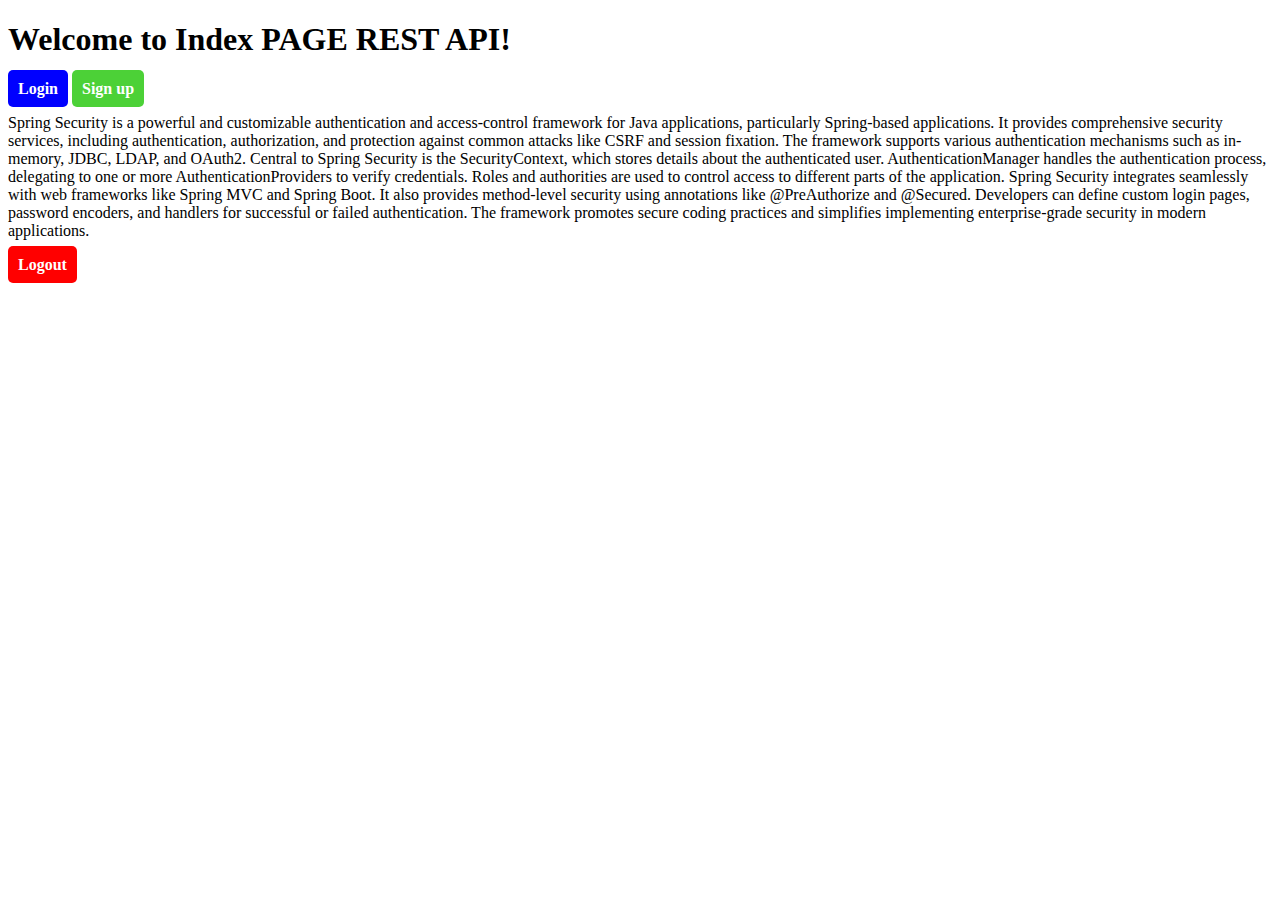
<file: src/main/resources/static/index.html>
<!DOCTYPE html>
<html>
<head>
    <meta charset="UTF-8">
    <title>Spring Security Example</title>
    <style>
        a{
            text-decoration: none;
            color: white;
            font-weight: bold;
            padding: 10px;
            border-radius: 5px;
        }
        .login-link {
            background-color: blue;
            &.register{
                background-color: #4cd137;
            }
        }
        .logout-link {
            background-color: red;
        }
    </style>
</head>
<body>
<h1>Welcome to Index PAGE REST API!</h1>

<!-- Static links -->
<a href="/login" class="login-link">Login</a>
<a href="/signup/index.html" class="login-link register">Sign up</a>

<p>
    Spring Security is a powerful and customizable authentication and access-control framework for Java applications, particularly Spring-based applications. It provides comprehensive security services, including authentication, authorization, and protection against common attacks like CSRF and session fixation. The framework supports various authentication mechanisms such as in-memory, JDBC, LDAP, and OAuth2. Central to Spring Security is the SecurityContext, which stores details about the authenticated user. AuthenticationManager handles the authentication process, delegating to one or more AuthenticationProviders to verify credentials. Roles and authorities are used to control access to different parts of the application. Spring Security integrates seamlessly with web frameworks like Spring MVC and Spring Boot. It also provides method-level security using annotations like @PreAuthorize and @Secured. Developers can define custom login pages, password encoders, and handlers for successful or failed authentication. The framework promotes secure coding practices and simplifies implementing enterprise-grade security in modern applications.
</p>

<a href="/logout" class="logout-link">Logout</a>

</body>
</html>
</file>
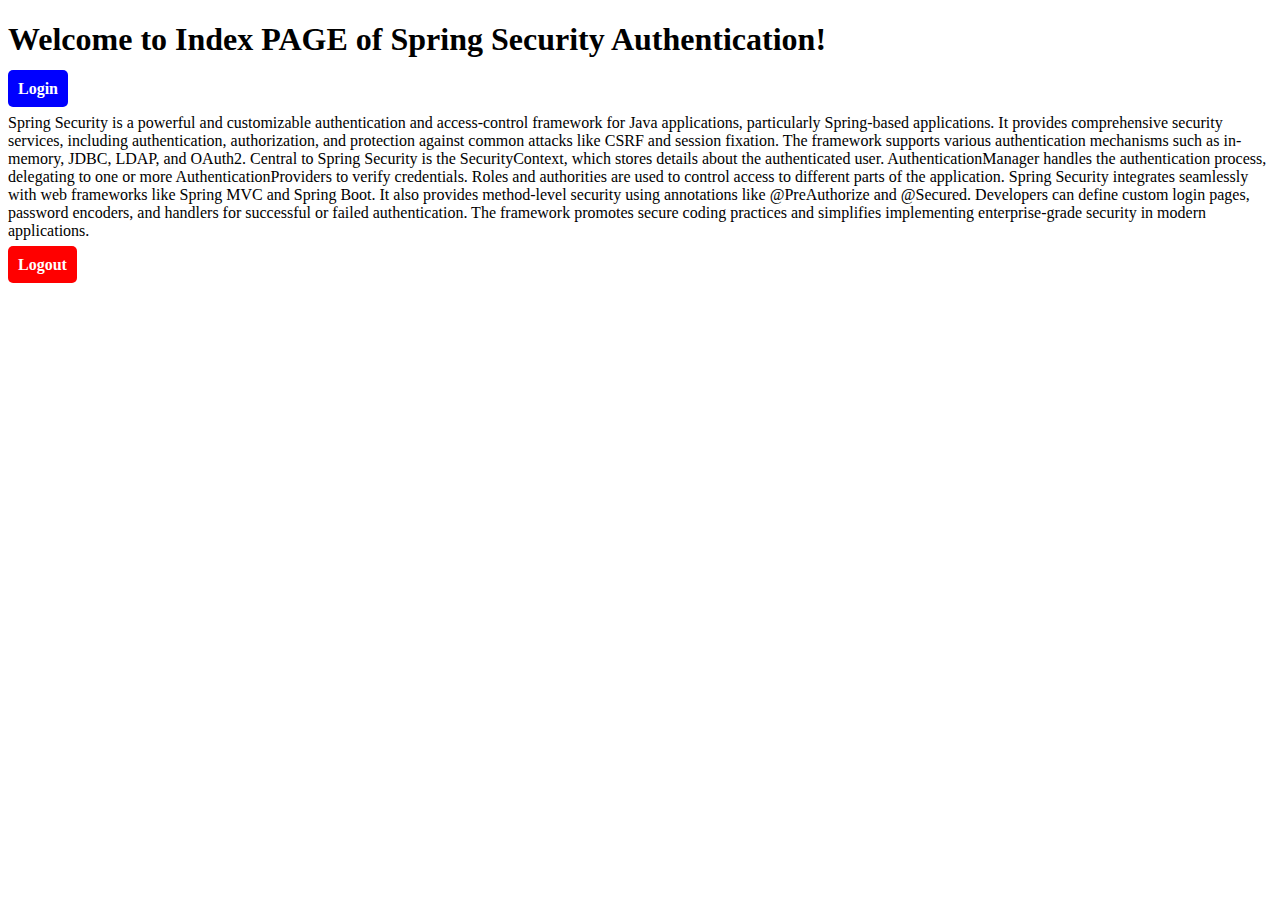
<file: src/main/resources/templates/index.html>
<!DOCTYPE html>
<html xmlns="http://www.w3.org/1999/xhtml" xmlns:th="https://www.thymeleaf.org" xmlns:sec="https://www.thymeleaf.org/thymeleaf-extras-springsecurity3">
<head>
    <title>Spring Security Example</title>
    <style>
        a{
            text-decoration: none;
            color: white;
            font-weight: bold;
            padding: 10px;
            border-radius: 5px;
        }
        .login-link {
            background-color: blue;
        }
        .logout-link {
            background-color: red;
        }
    </style>
</head>
<body>
<h1>Welcome to Index PAGE of Spring Security Authentication!</h1>
<a th:href="@{/login}" class="login-link">Login</a>

<p>Spring Security is a powerful and customizable authentication and access-control framework for Java applications, particularly Spring-based applications. It provides comprehensive security services, including authentication, authorization, and protection against common attacks like CSRF and session fixation. The framework supports various authentication mechanisms such as in-memory, JDBC, LDAP, and OAuth2. Central to Spring Security is the SecurityContext, which stores details about the authenticated user. AuthenticationManager handles the authentication process, delegating to one or more AuthenticationProviders to verify credentials. Roles and authorities are used to control access to different parts of the application. Spring Security integrates seamlessly with web frameworks like Spring MVC and Spring Boot. It also provides method-level security using annotations like @PreAuthorize and @Secured. Developers can define custom login pages, password encoders, and handlers for successful or failed authentication. The framework promotes secure coding practices and simplifies implementing enterprise-grade security in modern applications.</p>
<a th:href="@{/logout}" class="logout-link">Logout</a>
</body>
</html>
</file>
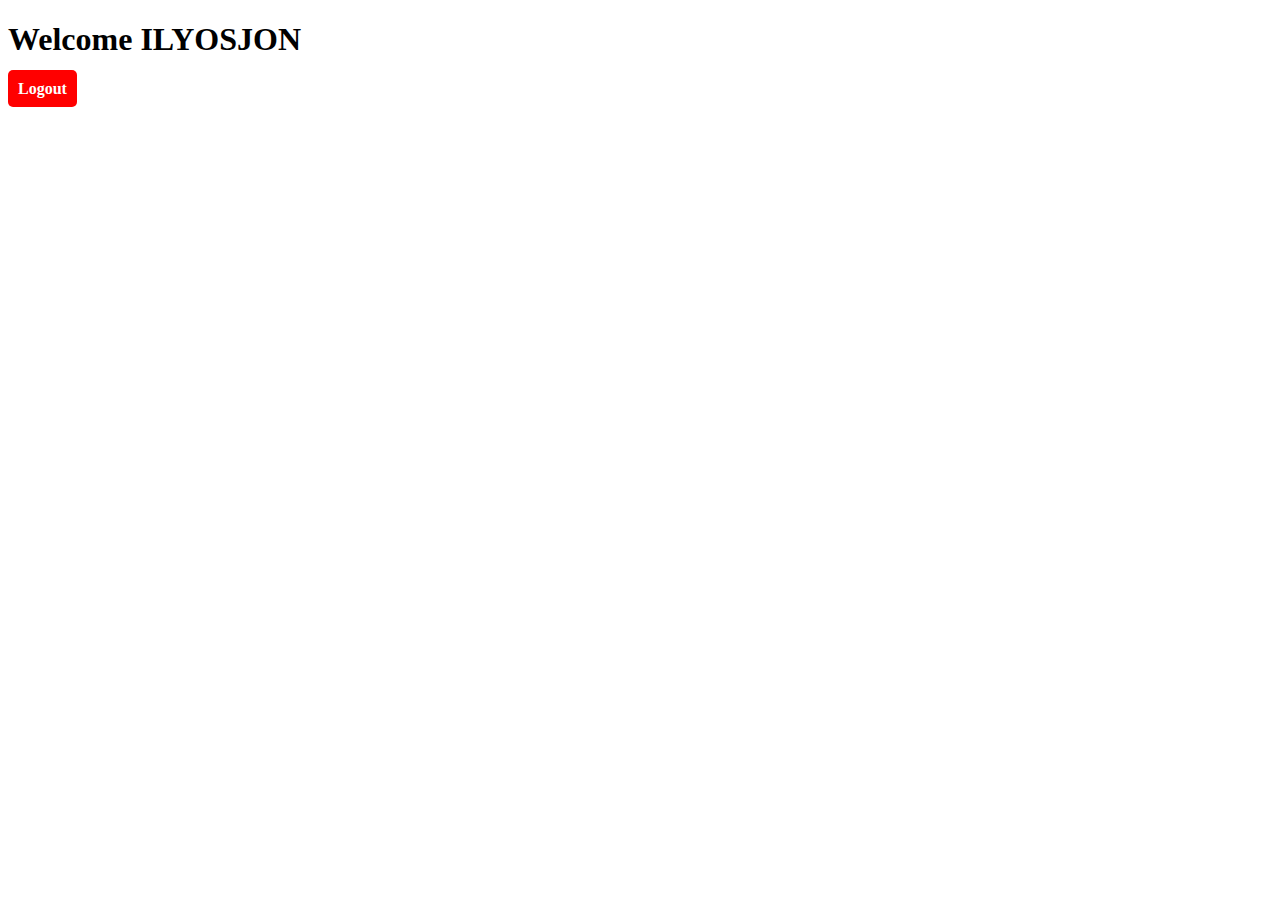
<file: src/main/resources/static/ilyosjon.html>
<!DOCTYPE html>
<html>
<head>
    <meta charset="UTF-8">
    <title>Spring Security Example</title>
    <style>
        a{
            text-decoration: none;
            color: white;
            font-weight: bold;
            padding: 10px;
            border-radius: 5px;
        }
        .login-link {
            background-color: blue;
        }
        .logout-link {
            background-color: red;
        }
    </style>
</head>
<body>
<h1>Welcome ILYOSJON</h1>


<a href="/logout" class="logout-link">Logout</a>

</body>
</html>
</file>
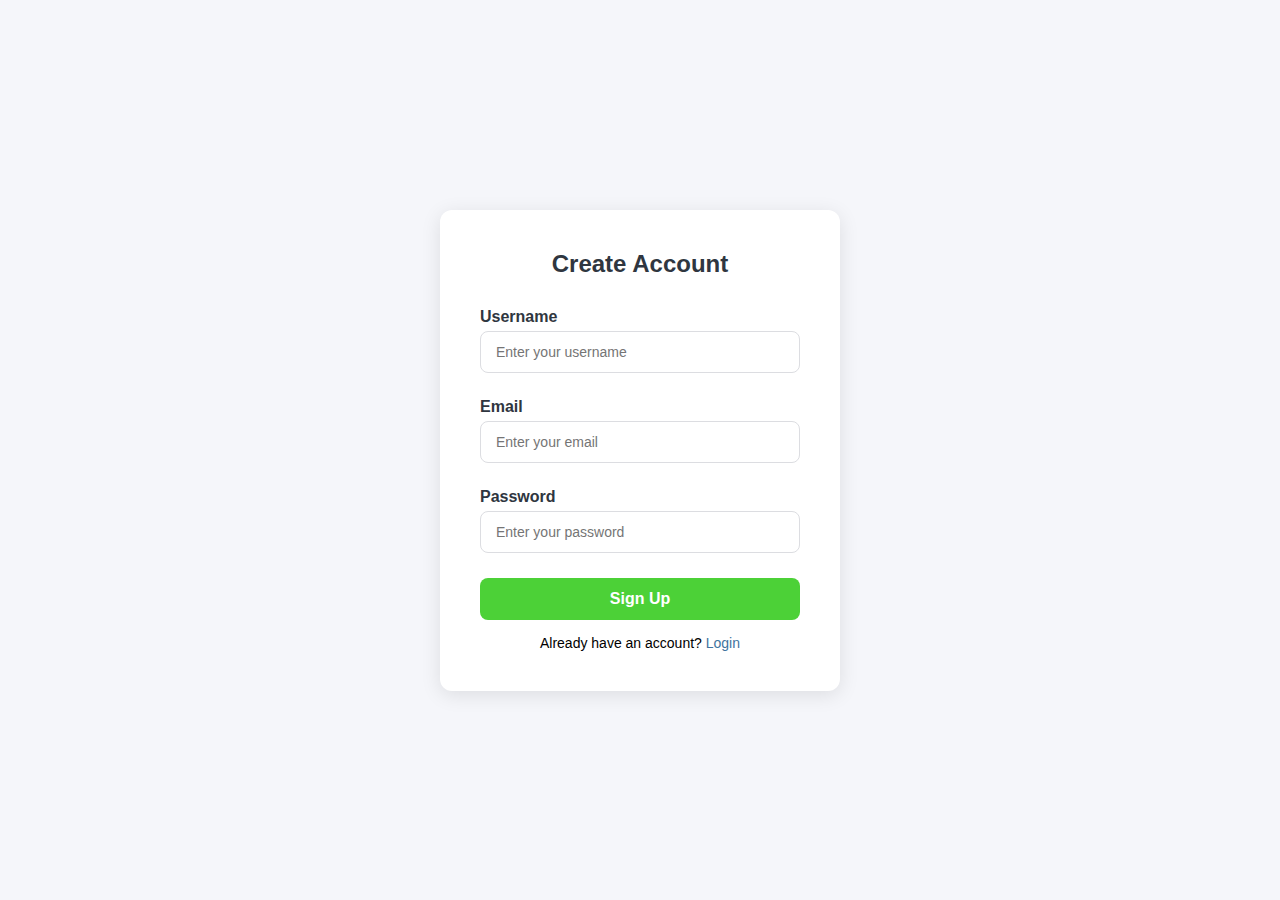
<file: src/main/resources/templates/signup.html>
<!DOCTYPE html>
<html xmlns:th="http://www.thymeleaf.org">
<head>
    <meta charset="UTF-8">
    <title>Sign Up</title>
    <style>
        /* Global styles */
        * { box-sizing: border-box; margin: 0; padding: 0; }
        body {
            font-family: 'Segoe UI', Tahoma, Geneva, Verdana, sans-serif;
            background: #f5f6fa;
            display: flex;
            justify-content: center;
            align-items: center;
            height: 100vh;
        }

        /* Container */
        .signup-container {
            background: #fff;
            padding: 40px;
            border-radius: 12px;
            box-shadow: 0 4px 20px rgba(0,0,0,0.1);
            width: 100%;
            max-width: 400px;
        }

        h2 { text-align: center; color: #2f3640; margin-bottom: 30px; }

        /* Form */
        form p {
            margin-bottom: 20px;
            display: flex;
            flex-direction: column;
        }

        label {
            font-weight: 600;
            margin-bottom: 5px;
            color: #2f3640;
        }

        input {
            padding: 12px 15px;
            border-radius: 8px;
            border: 1px solid #dcdde1;
            font-size: 14px;
            transition: 0.3s;
        }

        input:focus {
            border-color: #4cd137;
            outline: none;
            box-shadow: 0 0 5px rgba(76, 209, 55, 0.5);
        }

        button {
            width: 100%;
            padding: 12px;
            border-radius: 8px;
            border: none;
            background: #4cd137;
            color: #fff;
            font-size: 16px;
            font-weight: 600;
            cursor: pointer;
            transition: 0.3s;
        }

        button:hover { background: #44bd32; }

        .login-link {
            text-align: center;
            margin-top: 15px;
            font-size: 14px;
        }

        .login-link a {
            color: #40739e;
            text-decoration: none;
        }

        .login-link a:hover { text-decoration: underline; }

        /* Error message styling */
        .error {
            color: #e84118;
            font-size: 13px;
            margin-top: 5px;
        }
    </style>
</head>
<body>
<div class="signup-container">
    <h2>Create Account</h2>
    <!-- Bind form to 'user' object -->
    <form th:action="@{/signup}" th:object="${user}" method="post">
        <p>
            <label for="username">Username</label>
            <input type="text" th:field="*{username}" placeholder="Enter your username" required />
            <span th:if="${#fields.hasErrors('username')}" th:errors="*{username}" class="error"></span>
        </p>
        <p>
            <label for="email">Email</label>
            <input type="email" th:field="*{email}" placeholder="Enter your email" required />
            <span th:if="${#fields.hasErrors('email')}" th:errors="*{email}" class="error"></span>
        </p>
        <p>
            <label for="password">Password</label>
            <input type="password" th:field="*{password}" placeholder="Enter your password" required />
            <span th:if="${#fields.hasErrors('password')}" th:errors="*{password}" class="error"></span>
        </p>
        <button type="submit">Sign Up</button>
    </form>
    <div class="login-link">
        Already have an account? <a th:href="@{/login}">Login</a>
    </div>
</div>
</body>
</html>
</file>
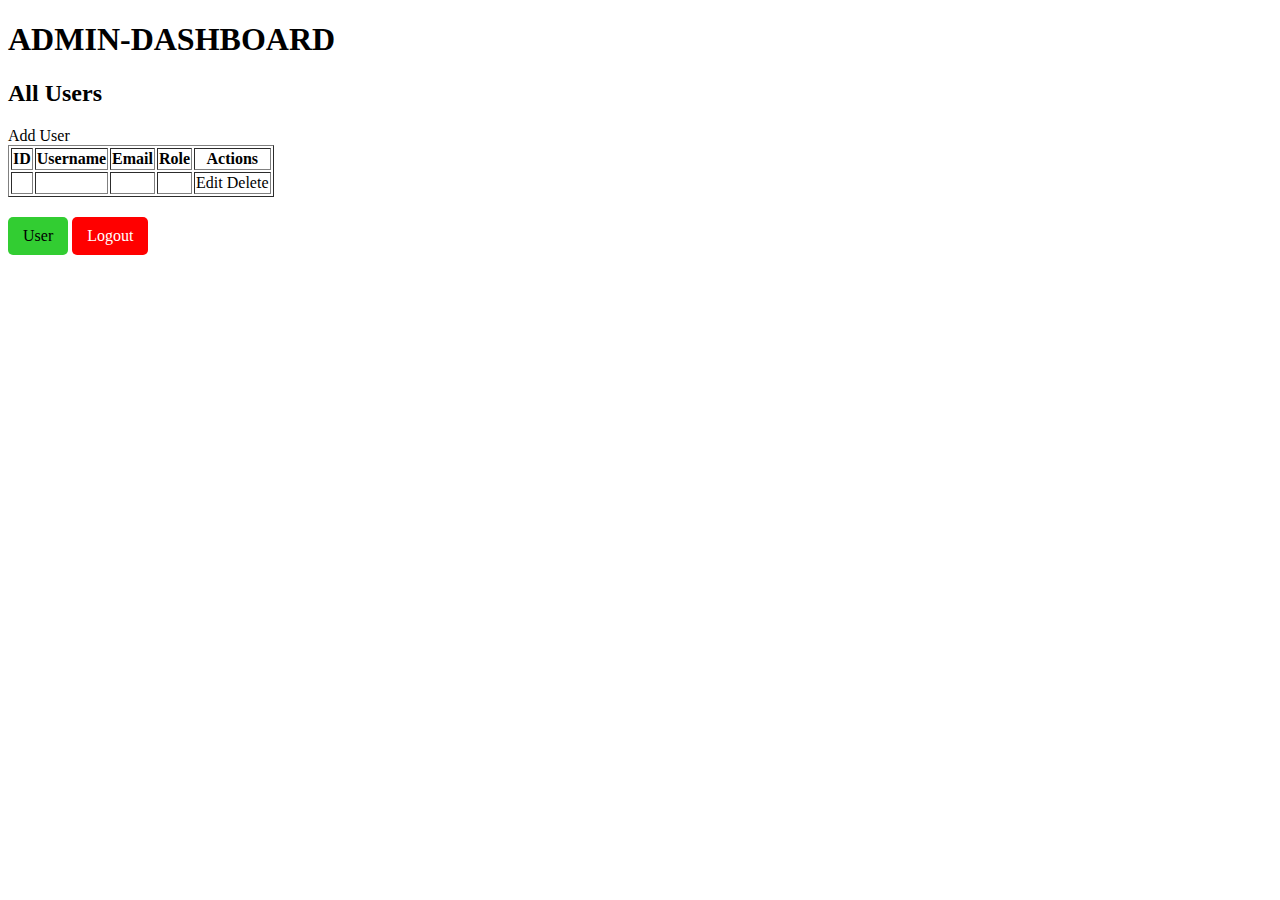
<file: src/main/resources/templates/admin/dashboard.html>
<!DOCTYPE html>
<html xmlns:th="http://www.thymeleaf.org">
<head>
    <title>ADMIN_DASHBOARD</title>
</head>
<style>
    a.logout-link {
        margin-top: 20px;
        display: inline-block;
        color: white;
        background-color: red;
        padding: 10px 15px;
        border-radius: 5px;
    }
    a.user{
        margin-top: 20px;
        display: inline-block;
        color: black;
        background-color: limegreen;
        padding: 10px 15px;
        border-radius: 5px;
    }
</style>
<body>
<h1>ADMIN-DASHBOARD</h1>
<h2>All Users</h2>
<a th:href="@{/admin/add}">Add User</a>
<table border="1">
    <tr>
        <th>ID</th>
        <th>Username</th>
        <th>Email</th>
        <th>Role</th>
        <th>Actions</th>
    </tr>
    <tr th:each="user : ${users}">
        <td th:text="${user.id}"></td>
        <td th:text="${user.username}"></td>
        <td th:text="${user.email}"></td>
        <td>
            <span th:each="role, iterStat : ${user.roles}">
                <span th:text="${role.name}"></span><span th:text="${!iterStat.last ? ', ' : ''}"></span>
            </span>
        </td>
        <td>
            <a th:href="@{/admin/edit/{id}(id=${user.id})}">Edit</a>
            <a th:href="@{/admin/delete/{id}(id=${user.id})}">Delete</a>
        </td>
    </tr>
</table>
<a th:href="@{/user}" class="user">User</a>
<a th:href="@{/logout}" class="logout-link">Logout</a>
</body>
</html>
</file>
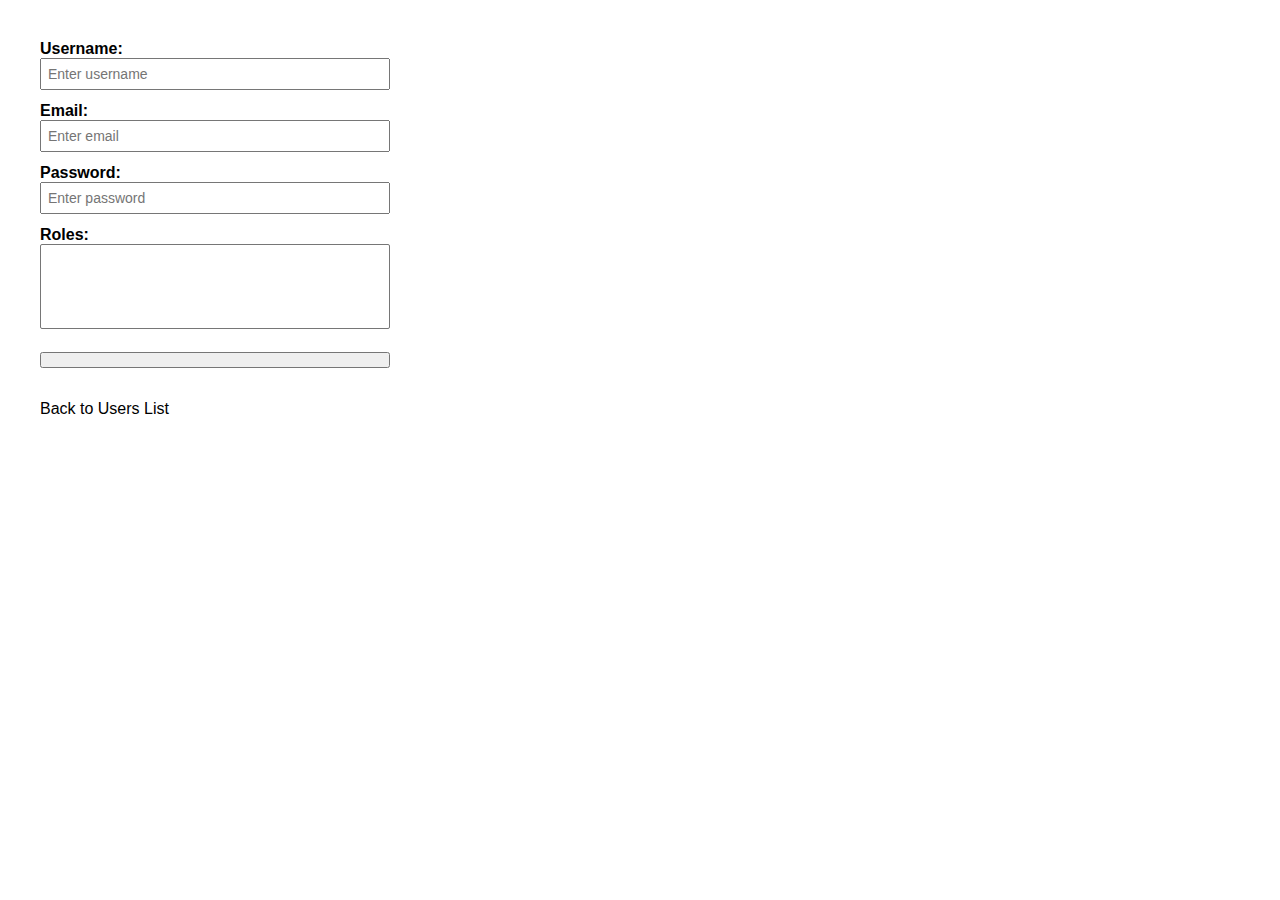
<file: src/main/resources/templates/admin/form.html>
<!DOCTYPE html>
<html xmlns:th="http://www.thymeleaf.org">
<head>
    <meta charset="UTF-8">
    <title th:text="${user.id} == null ? 'Add User' : 'Edit User'">User Form</title>
    <style>
        body {
            font-family: Arial, sans-serif;
            margin: 40px;
        }
        form {
            margin-top: 20px;
            max-width: 350px;
        }
        p {
            margin: 12px 0;
        }
        input, select, button {
            padding: 6px;
            font-size: 14px;
            width: 100%;
            box-sizing: border-box;
        }
        label {
            font-weight: bold;
        }
        button {
            margin-top: 10px;
            cursor: pointer;
        }
        a {
            display: inline-block;
            margin-top: 20px;
        }
    </style>
</head>
<body>

<h1 th:text="${user.id} == null ? 'Add User' : 'Edit User'"></h1>

<form th:action="@{/admin/save}" th:object="${user}" method="post">

    <input type="hidden" th:field="*{id}" />

    <!-- Username -->
    <p>
        <label>Username:</label>
        <input type="text" th:field="*{username}" placeholder="Enter username" required />
    </p>

    <!-- Email -->
    <p>
        <label>Email:</label>
        <input type="email" th:field="*{email}" placeholder="Enter email" required />
    </p>

    <!-- Password -->
    <p>
        <label>Password:</label>
        <input type="password" th:field="*{password}" placeholder="Enter password"
               th:attr="required=${user.id == null}" />
        <!-- required only when creating a new user -->
    </p>

    <!-- Roles Multi Select -->
    <p>
        <label>Roles:</label>
        <select th:field="*{roleIds}" multiple>
            <option th:each="role : ${allRoles}"
                    th:value="${role.id}"
                    th:text="${role.name}">
            </option>
        </select>


    </p>

    <!-- Submit -->
    <p>
        <button type="submit" th:text="${user.id} == null ? 'Add User' : 'Update User'"></button>
    </p>
</form>

<a th:href="@{/admin}">Back to Users List</a>

</body>
</html>
</file>
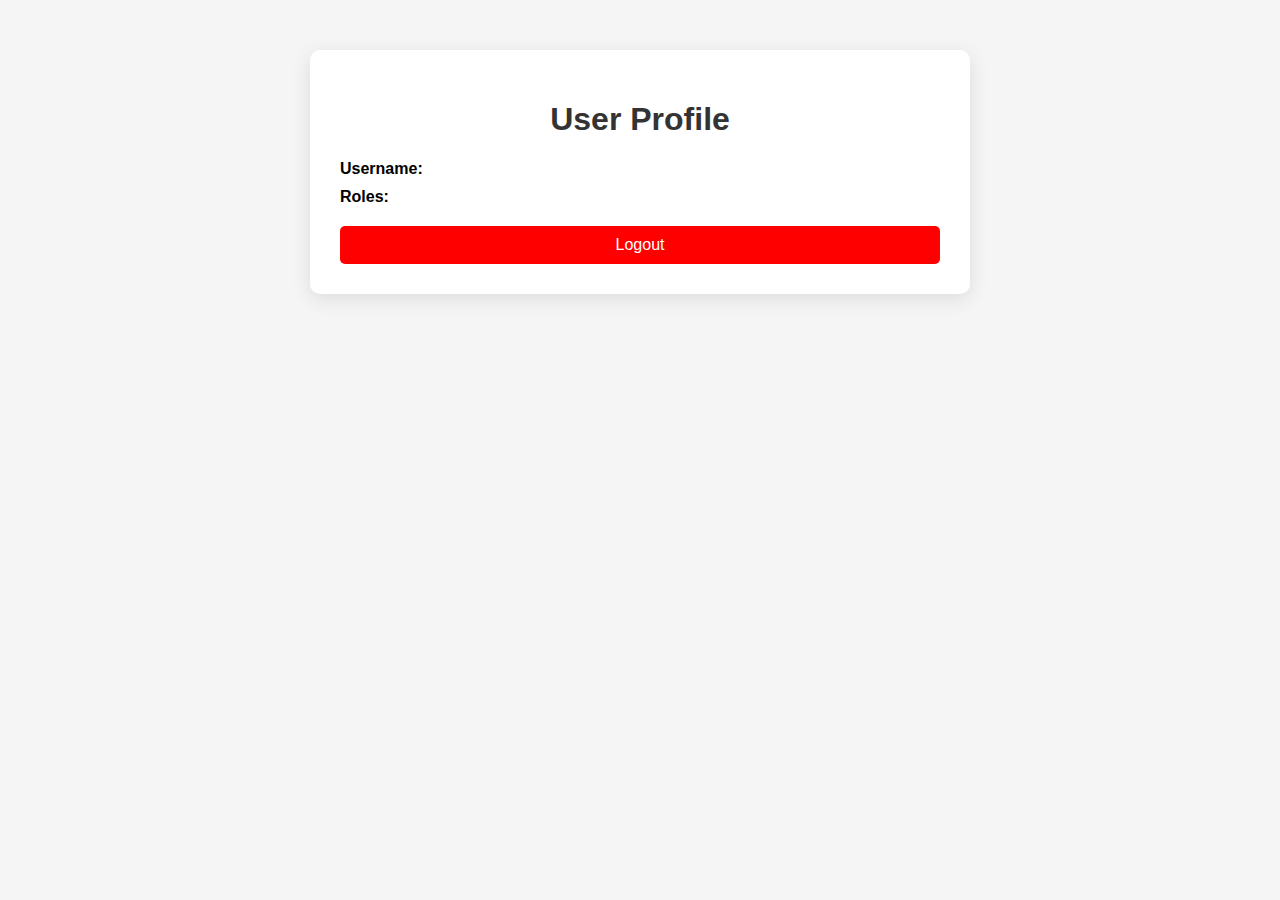
<file: src/main/resources/templates/users/users.html>
<!DOCTYPE html>
<html xmlns="http://www.w3.org/1999/xhtml"
      xmlns:th="http://www.thymeleaf.org"
      xmlns:sec="http://www.thymeleaf.org/extras/spring-security">
<head>
    <meta charset="UTF-8">
    <title>User Profile</title>
    <style>
        body {
            font-family: Arial, sans-serif;
            background: #f5f5f5;
            margin: 0;
            padding: 0;
        }
        .container {
            max-width: 600px;
            background: white;
            margin: 50px auto;
            padding: 30px;
            border-radius: 10px;
            box-shadow: 0px 5px 20px rgba(0,0,0,0.1);
        }
        h1 {
            text-align: center;
            color: #333;
        }
        .info {
            margin: 20px 0;
        }
        .info p {
            font-size: 16px;
            margin: 10px 0;
        }
        label {
            font-weight: bold;
        }
        input {
            width: 100%;
            padding: 8px;
            margin-top: 5px;
            margin-bottom: 15px;
            border-radius: 5px;
            border: 1px solid #ccc;
        }
        button {
            width: 100%;
            padding: 10px;
            background: #007bff;
            border: none;
            color: white;
            font-size: 16px;
            border-radius: 5px;
            cursor: pointer;
        }
        button:hover {
            background: #0056b3;
        }
        .logout {
            display: block;
            text-align: center;
            margin-top: 20px;
            text-decoration: none;
            color: white;
            background: red;
            padding: 10px;
            border-radius: 5px;
        }
    </style>
</head>
<body>
<div class="container">
    <h1>User Profile</h1>

    <div class="info">
        <p><label>Username:</label> <span sec:authentication="name"></span></p>
<!--        <p><label>Email:</label> <span th:text="${#authentication.principal.email}"></span></p>-->
        <p><label>Roles:</label>
            <span th:each="role : ${#authentication.principal.authorities}"
                  th:text="${role.getAuthority()} + ' '"></span>
        </p>
    </div>

    <!--<form th:action="@{/users/save}" th:object="${#authentication.principal}" method="post">
        <label>Username:</label>
        <input type="text" th:field="*{username}" required/>

        <label>Email:</label>
        <input type="email" th:field="*{email}" required/>

        <label>Password:</label>
        <input type="password" th:field="*{password}" required/>

        <button type="submit">Update Profile</button>
    </form>-->

    <a class="logout" th:href="@{/logout}">Logout</a>
</div>
</body>
</html>
</file>
